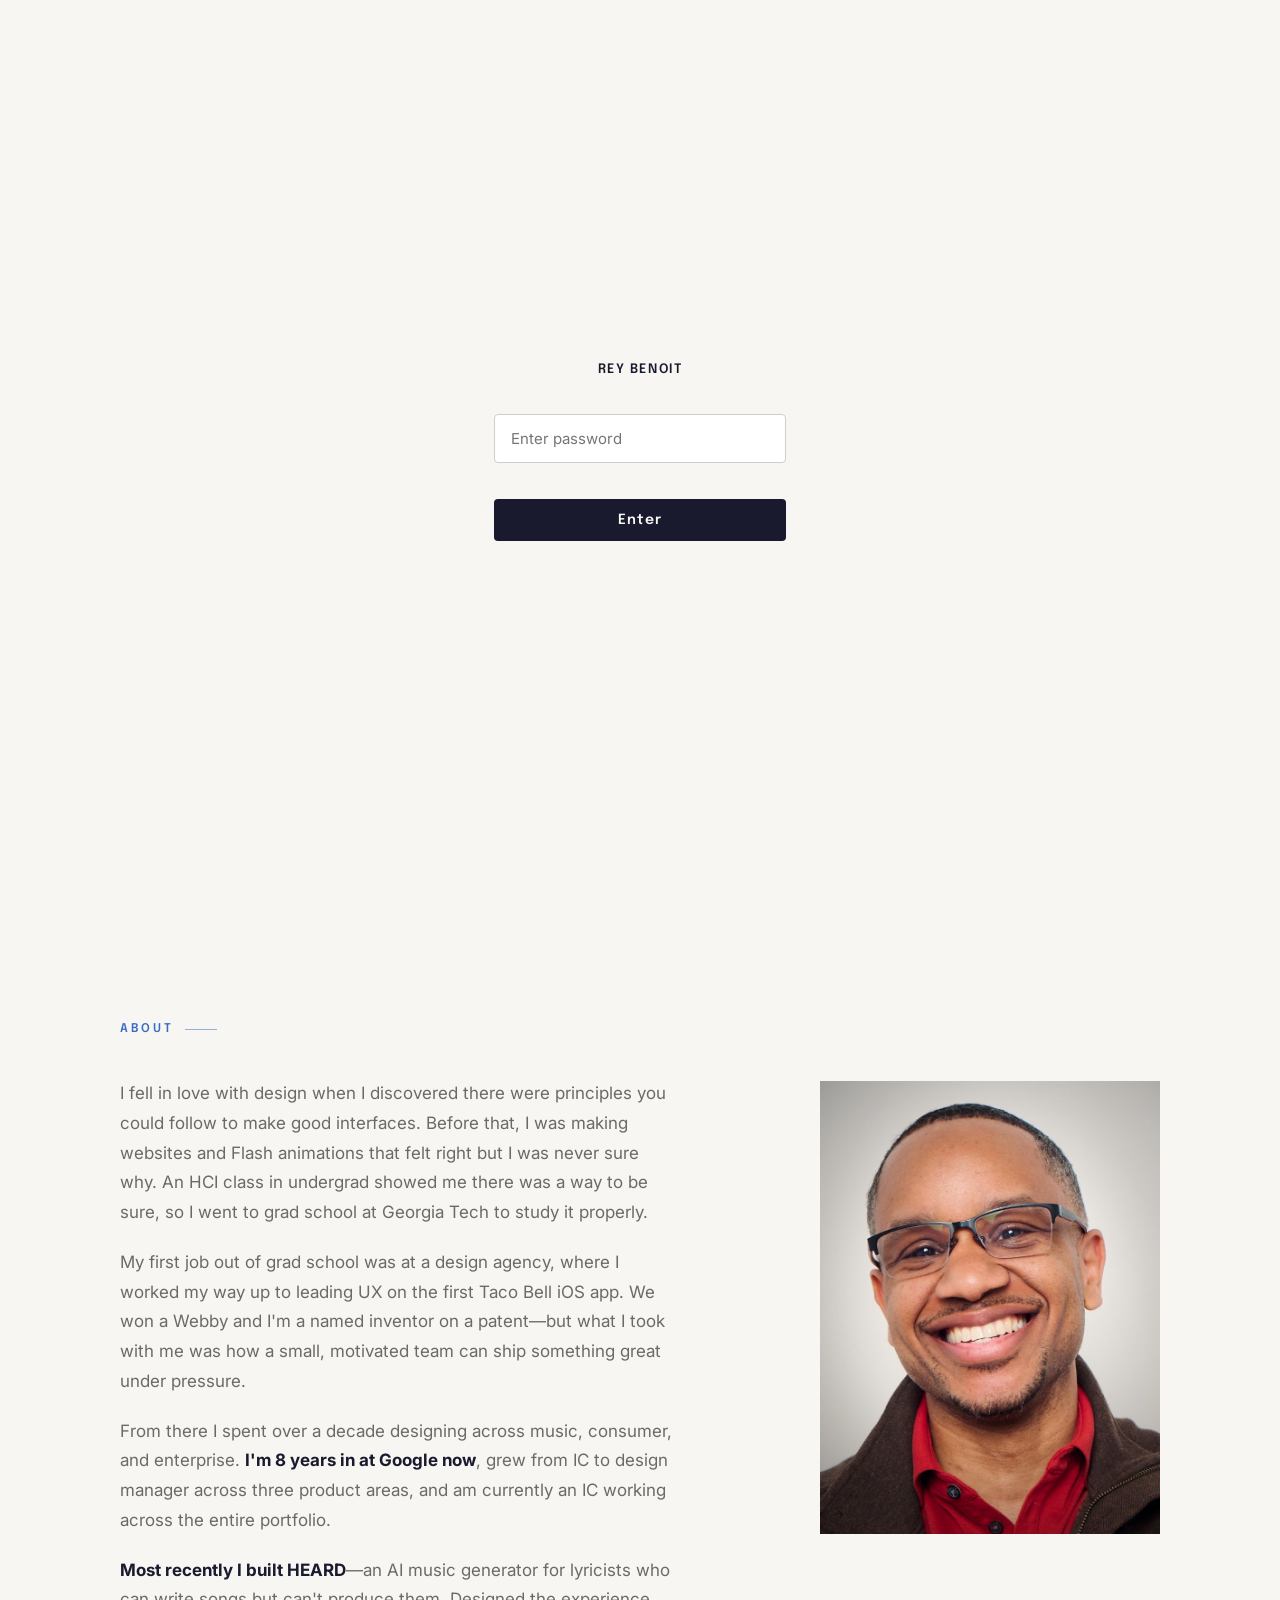
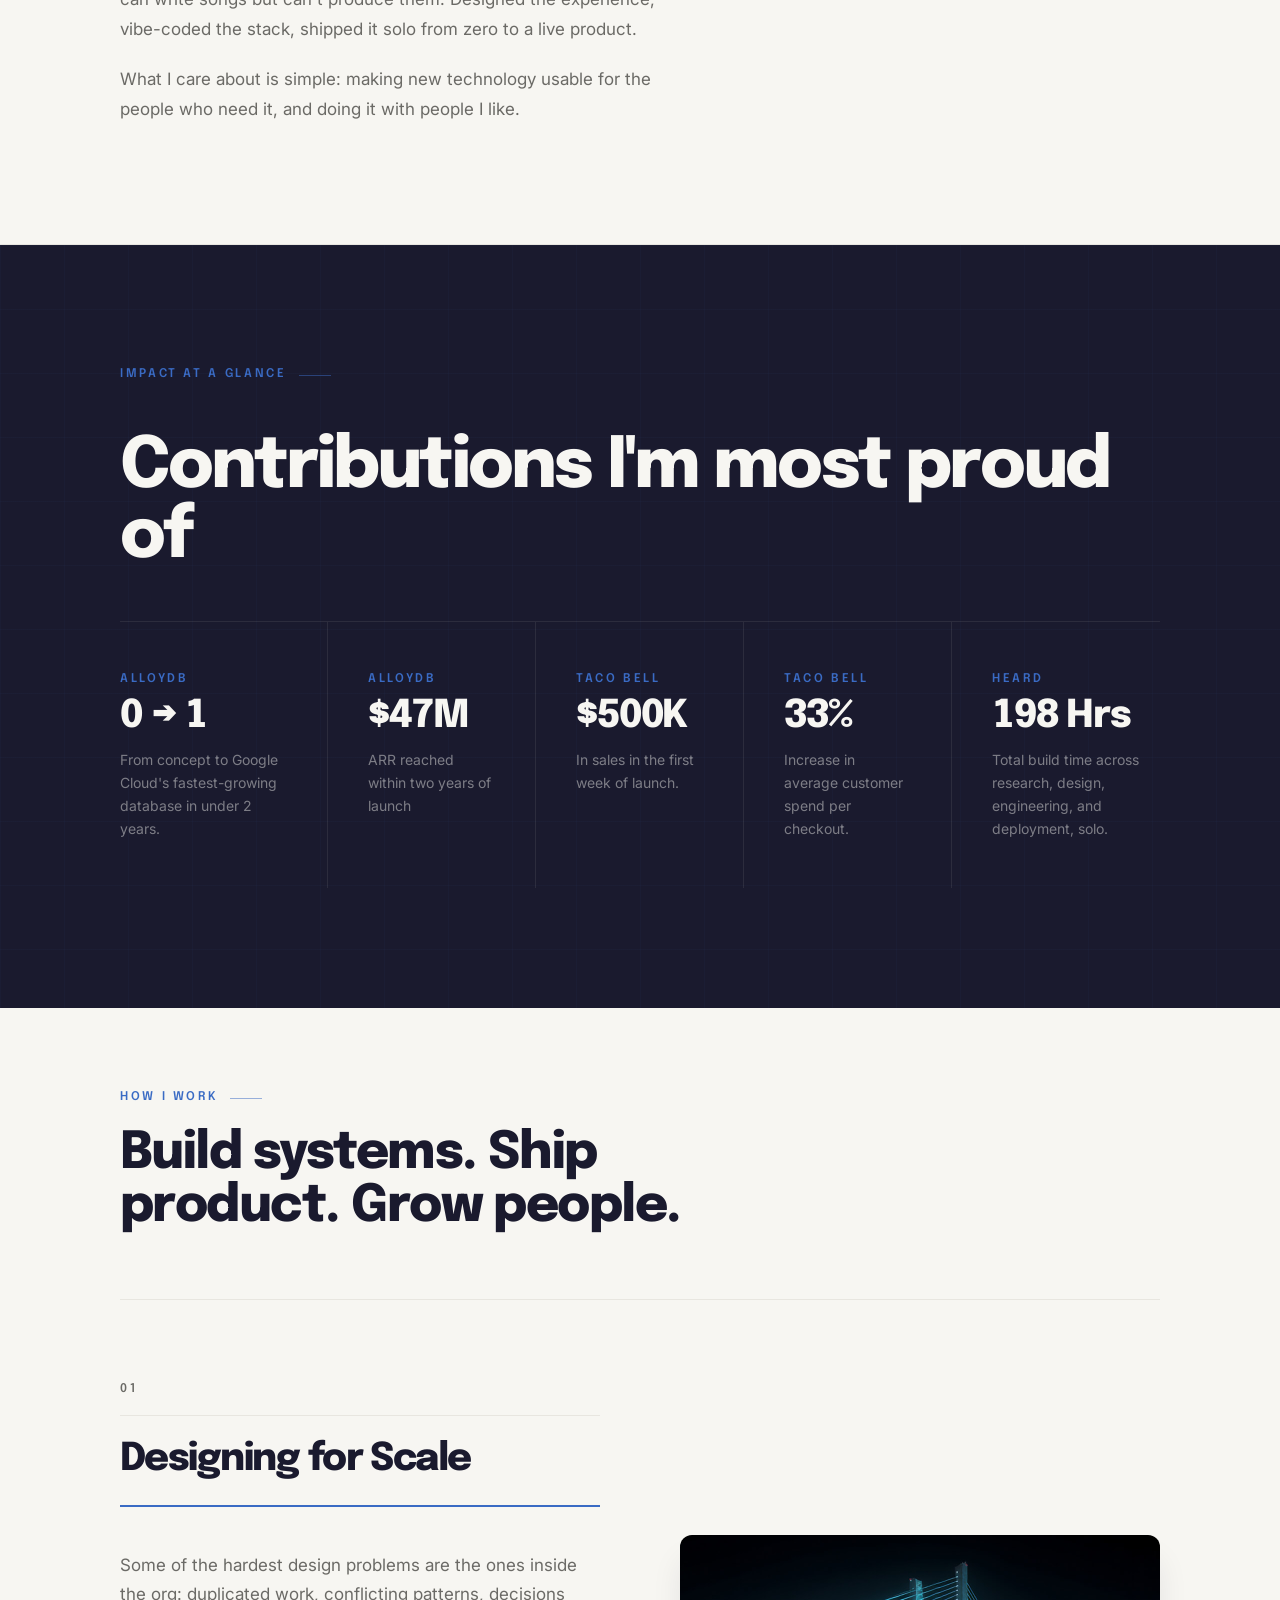
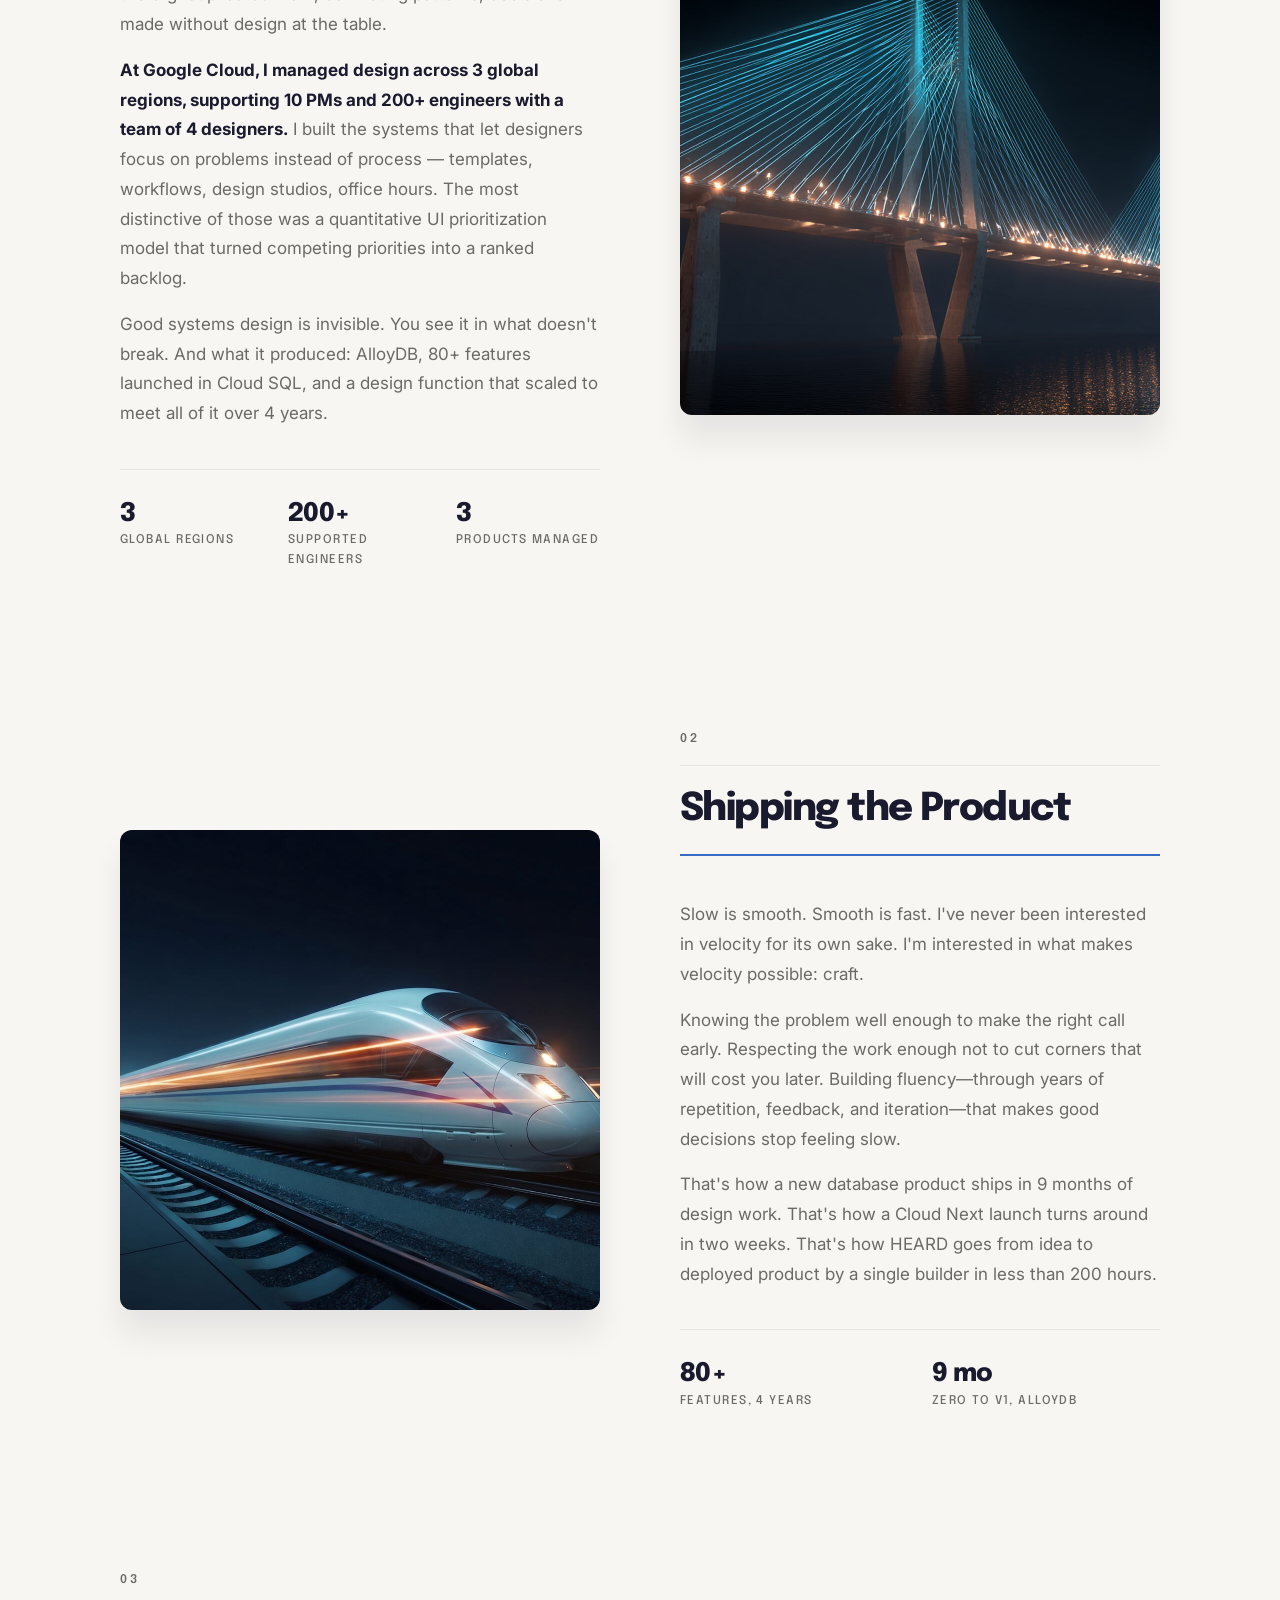
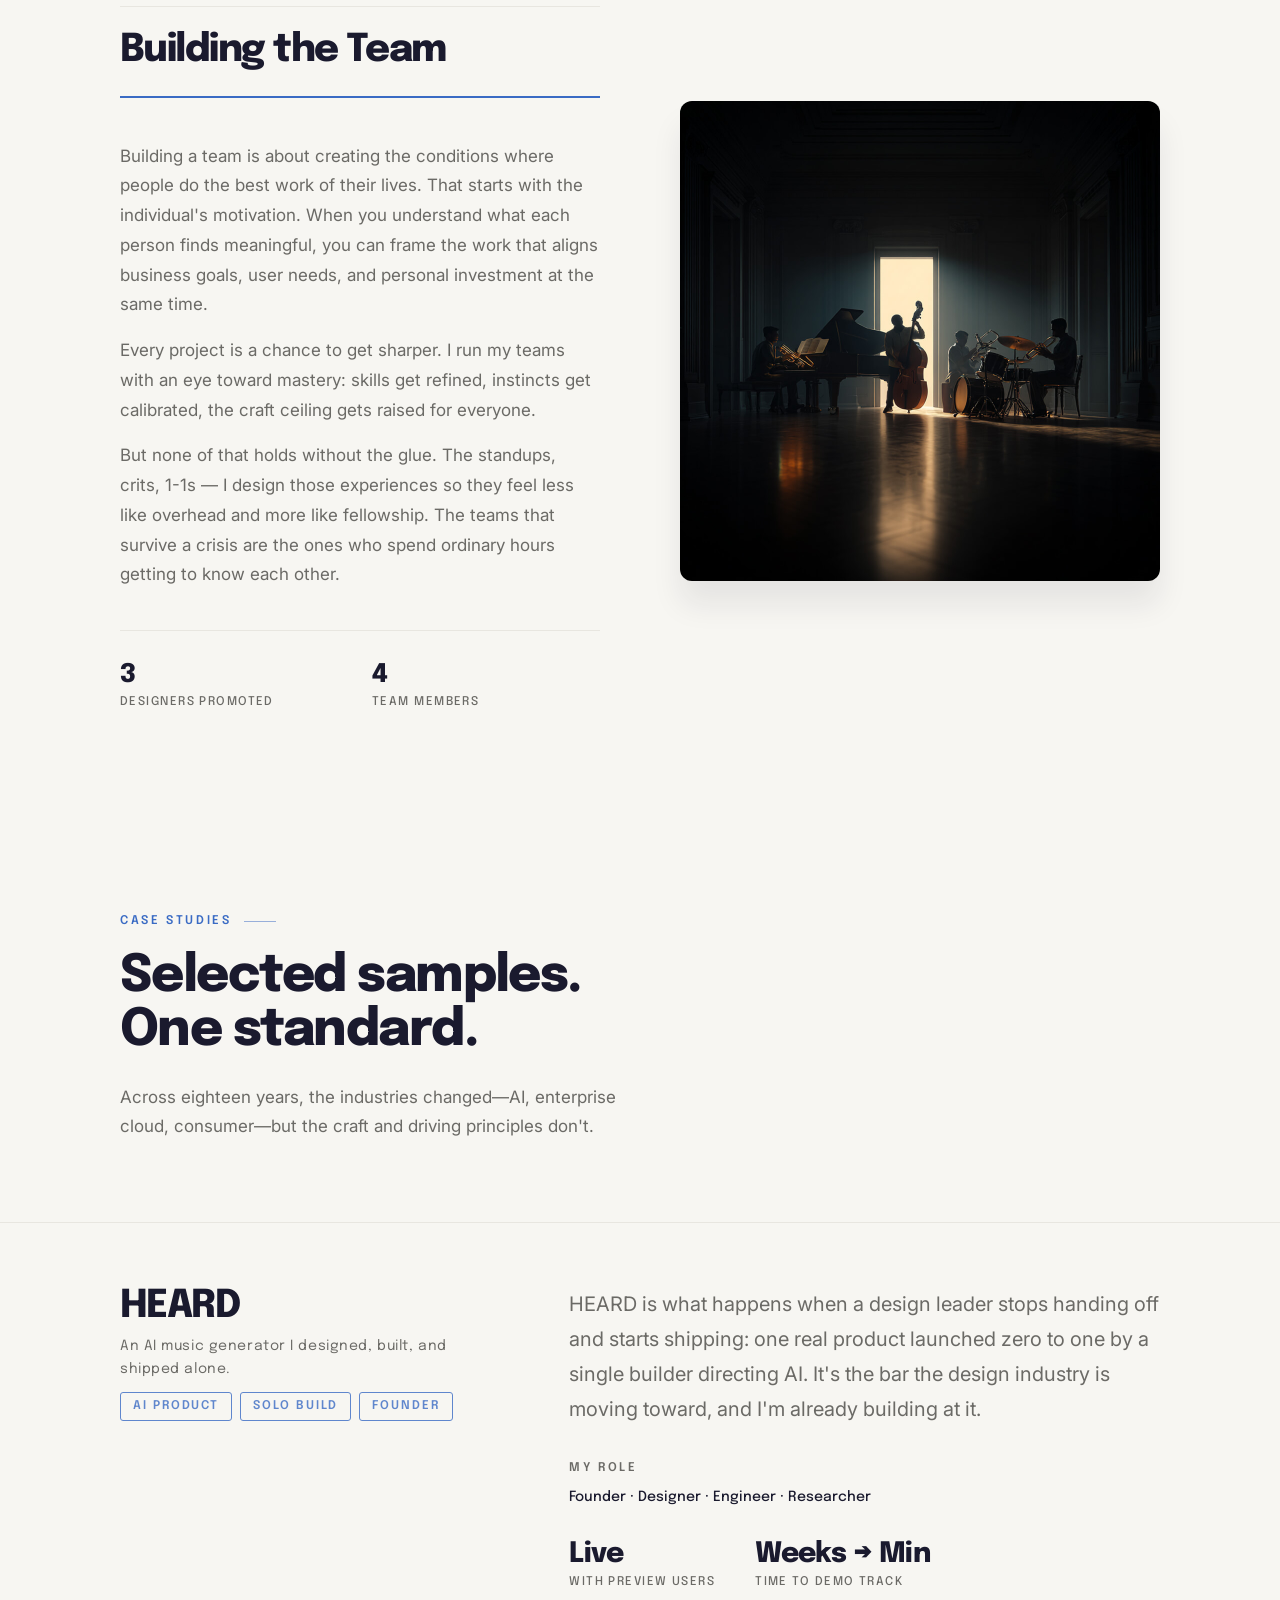
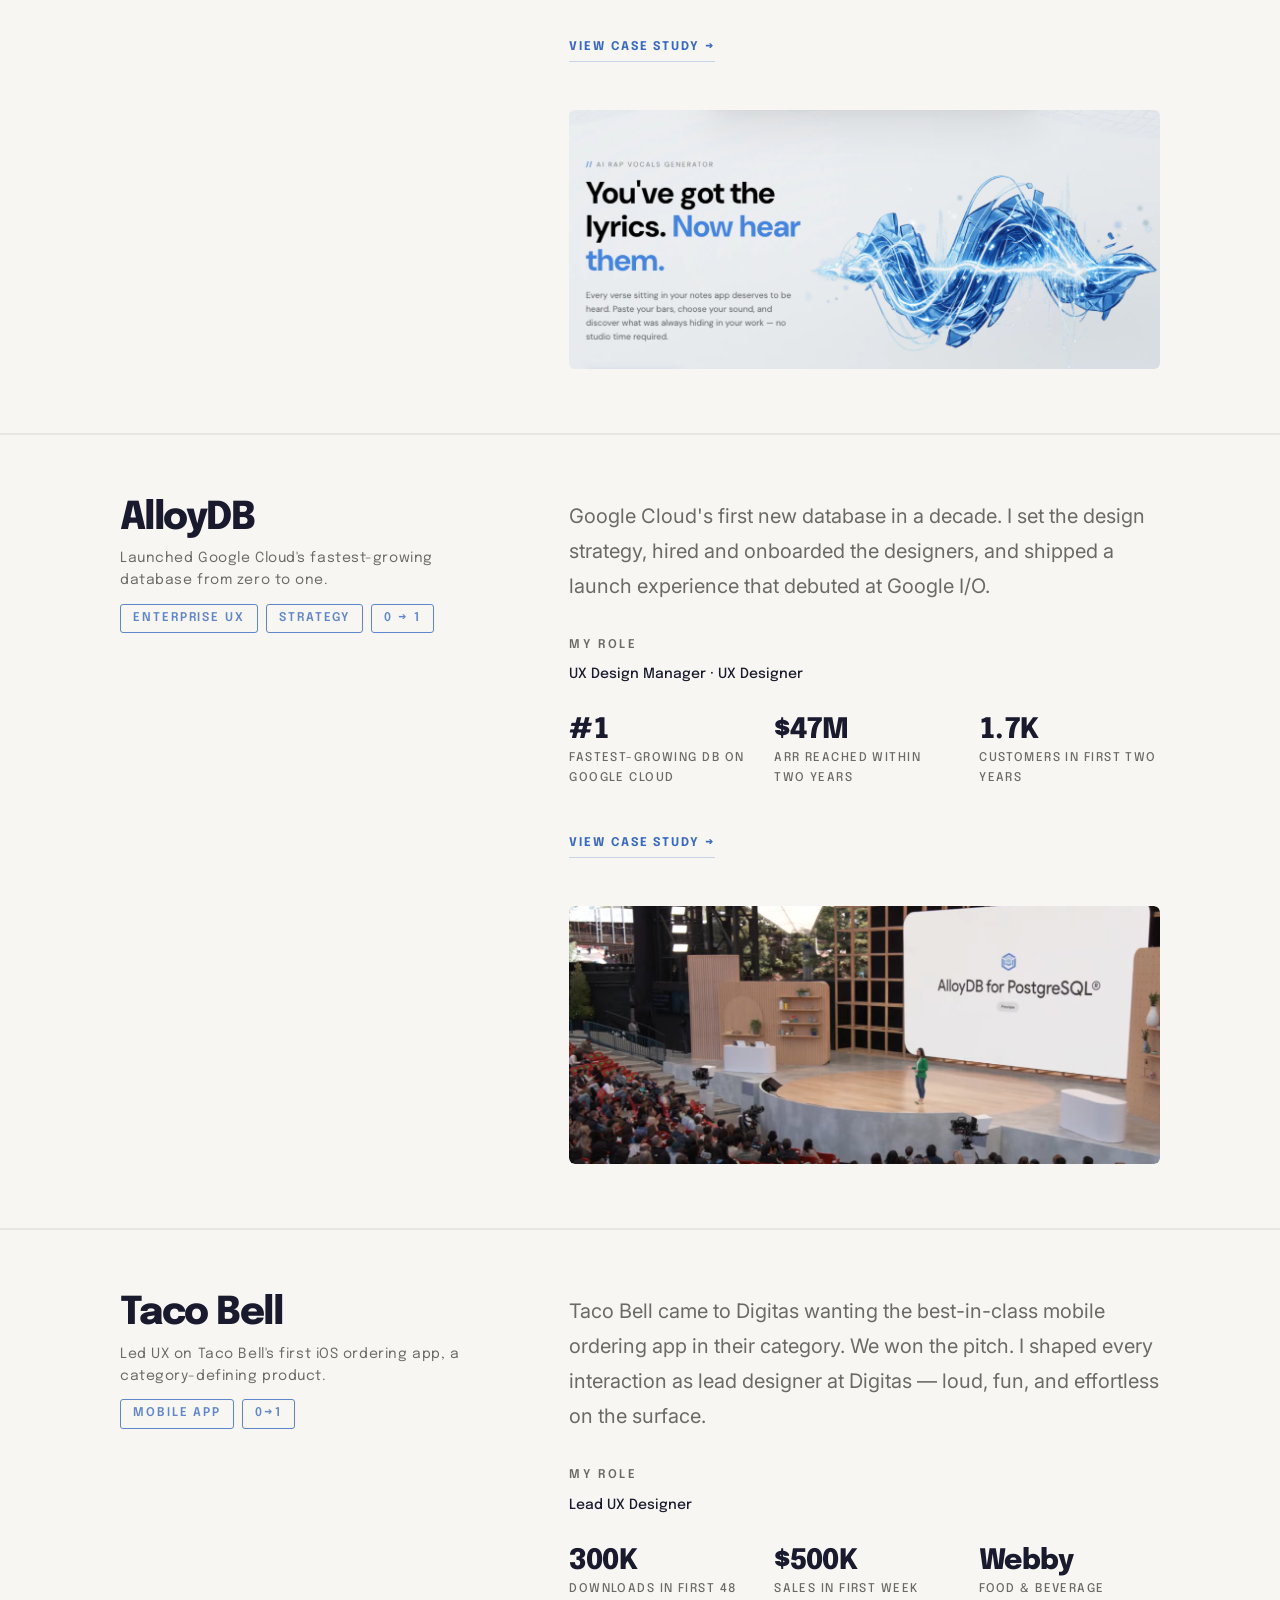
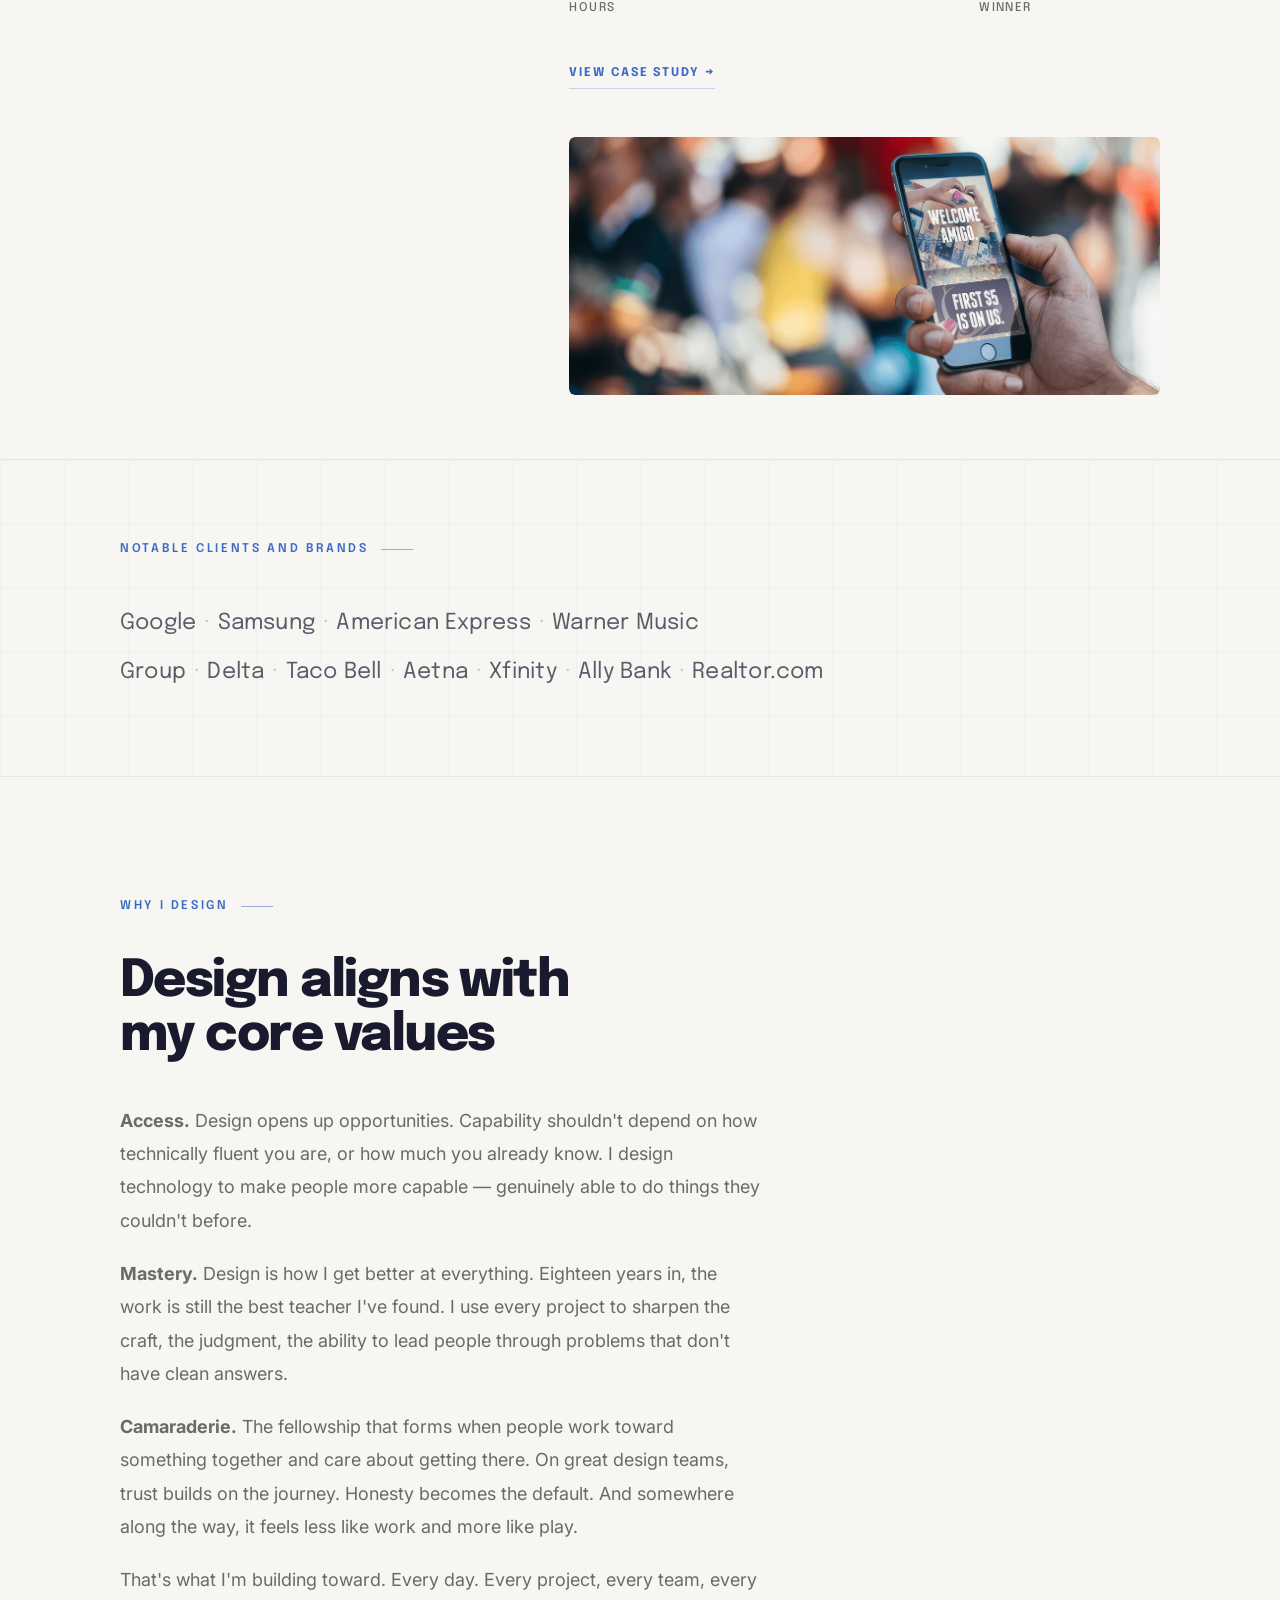
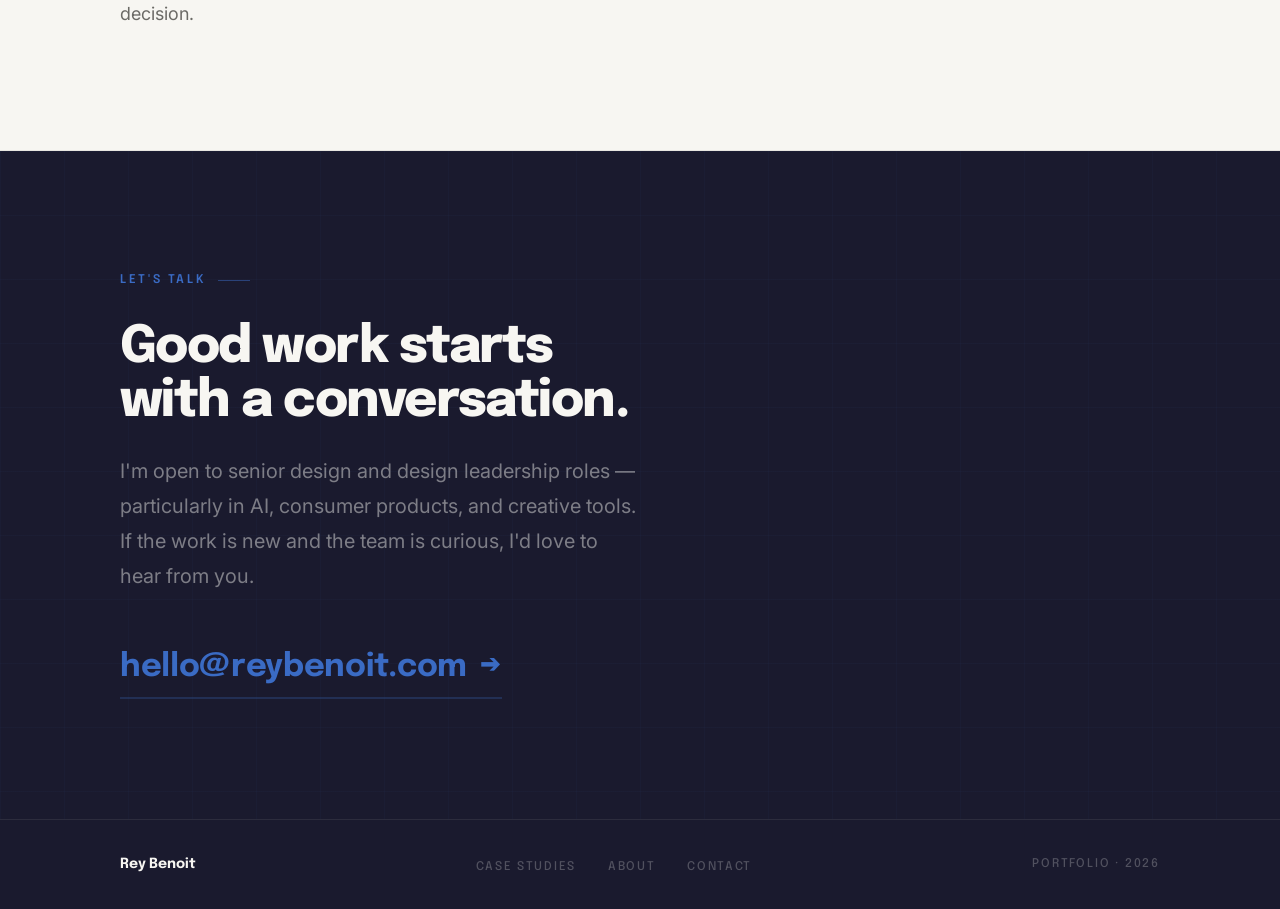
<file: index.html>
<!DOCTYPE html>
<html lang="en">
<head>
<meta charset="UTF-8">
<meta name="viewport" content="width=device-width, initial-scale=1.0">
<title>Rey Benoit — Designer. Strategist. Builder.</title>
<meta name="description" content="Rey Benoit is a designer, strategist, and builder with 17 years across music, enterprise software, and AI — most recently at Google Cloud and as founder of HEARD.">
<meta property="og:title" content="Rey Benoit — Designer. Strategist. Builder.">
<meta property="og:description" content="17 years of design across music, enterprise, and AI. Google Cloud, Warner Music, HEARD.">
<meta property="og:type" content="website">
<link href="https://fonts.googleapis.com/css2?family=Epilogue:wght@300;400;500;600;700;800;900&family=Inter:wght@300;400;500&display=swap" rel="stylesheet">
<script src="https://mcp.figma.com/mcp/html-to-design/capture.js" async></script>
<link rel="stylesheet" href="typography.css">
<style>

/* ── Reset & Root ── */
*, *::before, *::after { margin: 0; padding: 0; box-sizing: border-box; }

/* ── Accessibility ── */
.skip-link {
  position: absolute;
  top: -100%;
  left: 16px;
  z-index: 999;
  background: var(--accent);
  color: #fff;
  padding: var(--space-2) var(--space-4);
  font-family: var(--font-d);
  font-size: 13px;
  font-weight: 600;
  text-decoration: none;
  border-radius: 0 0 4px 4px;
  transition: top 0.2s;
}
.skip-link:focus { top: 0; }

:focus-visible {
  outline: 2px solid var(--accent);
  outline-offset: 3px;
  border-radius: 2px;
}

:root {
  --bg:        #F7F6F2;
  --bg-dark:   #1A1A2E;
  --text:      #1A1A2E;
  --text-light:#F7F6F2;
  --accent:    #3A6BC4;
  --mid:       #E8E6E0;
  --mid-text:  #6B6A66;
  --font-d:    'Epilogue', sans-serif;
  --font-b:    'Inter', sans-serif;
  --max:       1200px;
  --pad:       80px;
}

html { scroll-behavior: smooth; }

body {
  background: var(--bg);
  color: var(--text);
  font-family: var(--font-b);
  font-size: 16px;
  line-height: 1.6;
  -webkit-font-smoothing: antialiased;
}

/* ── Utility ── */
.container {
  max-width: var(--max);
  margin: 0 auto;
  padding: 0 var(--pad);
}

.label {
  font-family: var(--font-d);
  font-size: var(--text-eyebrow-size);
  font-weight: var(--text-eyebrow-weight);
  letter-spacing: var(--text-eyebrow-tracking);
  text-transform: var(--text-eyebrow-transform);
  color: var(--accent);
  display: flex;
  align-items: center;
  gap: var(--space-3);
}

.label::after {
  content: '';
  display: block;
  width: 32px;
  height: 1px;
  background: var(--accent);
  opacity: 0.5;
}

/* ── Animations ── */
@keyframes fadeUp {
  from { opacity: 0; transform: translateY(28px); }
  to   { opacity: 1; transform: translateY(0); }
}

@keyframes fadeRight {
  from { opacity: 0; transform: translateX(24px); }
  to   { opacity: 1; transform: translateX(0); }
}

.fade-up {
  opacity: 0;
  animation: fadeUp 0.9s cubic-bezier(0.16, 1, 0.3, 1) forwards;
}

.fade-up:nth-child(1) { animation-delay: 0.1s; }
.fade-up:nth-child(2) { animation-delay: 0.22s; }
.fade-up:nth-child(3) { animation-delay: 0.36s; }
.fade-up:nth-child(4) { animation-delay: 0.5s; }
.fade-up:nth-child(5) { animation-delay: 0.64s; }

/* ── NAV ── */
nav {
  position: fixed;
  top: 0; left: 0; right: 0;
  z-index: 100;
  background: transparent;
  backdrop-filter: none;
  -webkit-backdrop-filter: none;
  border-bottom: 1px solid transparent;
  transition: background 0.4s cubic-bezier(0.16, 1, 0.3, 1),
              border-color 0.4s cubic-bezier(0.16, 1, 0.3, 1),
              backdrop-filter 0.4s cubic-bezier(0.16, 1, 0.3, 1);
}

.nav-inner {
  max-width: var(--max);
  margin: 0 auto;
  padding: 0 var(--pad);
  height: 60px;
  display: flex;
  align-items: center;
  justify-content: space-between;
}

.nav-logo {
  font-family: var(--font-d);
  font-size: 15px;
  font-weight: 700;
  letter-spacing: -0.02em;
  color: var(--text-light);
  text-decoration: none;
}

.nav-links {
  display: flex;
  gap: var(--space-8);
  list-style: none;
}

.nav-links a {
  font-family: var(--font-d);
  font-size: 12px;
  font-weight: 500;
  letter-spacing: 0.08em;
  text-transform: uppercase;
  color: rgb(var(--text-light-rgb) / var(--alpha-muted));
  text-decoration: none;
  position: relative;
  transition: color 0.25s cubic-bezier(0.16, 1, 0.3, 1);
}

.nav-links a::after {
  content: '';
  position: absolute;
  bottom: -4px;
  left: 0;
  width: 0;
  height: 1px;
  background: var(--accent);
  transition: width 0.3s cubic-bezier(0.16, 1, 0.3, 1);
}

.nav-links a:hover { color: var(--accent); }
.nav-links a:hover::after { width: 100%; }

/* ── HERO ── */
.hero {
  min-height: 100dvh;
  position: relative;
  overflow: hidden;
  background:
    linear-gradient(to right, rgb(var(--text-rgb) / min(1, calc(var(--alpha-overlay) * 1.25))) 0%, rgb(var(--text-rgb) / calc(var(--alpha-muted) * 1.25)) 55%, rgb(var(--text-rgb) / calc(var(--alpha-muted) * 1.25)) 100%),
    url('assets/notebook-bg2.jpg') center / cover no-repeat,
    var(--bg-dark);
}

/* Grid texture */
.hero::before {
  content: '';
  position: absolute;
  inset: 0;
  background-image:
    linear-gradient(rgb(var(--accent-rgb) / var(--alpha-texture)) 1px, transparent 1px),
    linear-gradient(90deg, rgb(var(--accent-rgb) / var(--alpha-texture)) 1px, transparent 1px);
  background-size: 64px 64px;
  pointer-events: none;
  z-index: 1;
}

/* Ambient blue glow */
.hero::after {
  content: '';
  position: absolute;
  bottom: 0;
  left: 0;
  width: 60%;
  height: 60%;
  background: radial-gradient(ellipse at bottom left, rgb(var(--accent-rgb) / var(--alpha-soft)) 0%, transparent 70%);
  pointer-events: none;
  z-index: 1;
}

.hero-ghost {
  position: absolute;
  bottom: -80px;
  right: -16px;
  z-index: 2;
  font-family: var(--font-d);
  font-size: clamp(200px, 26vw, 380px);
  font-weight: 900;
  letter-spacing: -0.04em;
  color: rgb(var(--accent-rgb) / var(--alpha-texture));
  line-height: 1;
  pointer-events: none;
  user-select: none;
}

.hero-grid {
  display: grid;
  grid-template-columns: 1fr 300px;
  min-height: 100dvh;
  max-width: var(--max);
  margin: 0 auto;
  width: 100%;
  position: relative;
  z-index: 2;
  padding-top: var(--space-10);
}

.hero-left {
  display: flex;
  flex-direction: column;
  justify-content: center;
  padding: var(--space-10) var(--pad) var(--space-11);
}

.hero-right {
  display: flex;
  flex-direction: column;
  justify-content: center;
  padding: var(--space-10) var(--space-8) var(--space-11);
  opacity: 0;
  animation: fadeRight 1.1s cubic-bezier(0.16, 1, 0.3, 1) 0.45s forwards;
}

.hero-right-inner {
  padding-left: var(--space-6);
  border-left: 1px solid rgb(var(--text-light-rgb) / var(--alpha-soft));  
}

.hero-label {
  font-family: var(--font-d);
  font-size: var(--text-eyebrow-size);
  font-weight: var(--text-eyebrow-weight);
  letter-spacing: var(--text-eyebrow-tracking);
  text-transform: var(--text-eyebrow-transform);
  color: var(--accent);
  margin-bottom: var(--space-8);
}

.hero-name {
  font-family: var(--font-d);
  font-size: var(--text-display-size);
  font-weight: var(--text-display-weight);
  letter-spacing: var(--text-display-tracking);
  line-height: var(--text-display-leading);
  color: var(--text-light);
  text-wrap: balance;
}

.hero-dot {
  display: inline-block;
  width: 0.18em;
  height: 0.18em;
  margin-left: 0.08em;
  border-radius: 50%;
  background: var(--accent);
  vertical-align: baseline;
}

/* ── Right panel: disciplines ── */
.hero-disciplines {
  margin-bottom: var(--space-8);
}

.hero-discipline-word {
  font-family: var(--font-d);
  font-size: clamp(17px, 1.6vw, 22px);
  font-weight: 700;
  letter-spacing: -0.01em;
  line-height: 1.45;
  white-space: nowrap;
}

.hero-discipline-1 { color: var(--text-light); }
.hero-discipline-2 { color: var(--text-light); }
.hero-discipline-3 { color: var(--text-light); }

/* ── Availability ── */
.hero-avail-text {
  font-family: var(--font-b);
  font-size: clamp(13px, 1.1vw, 15px);
  font-weight: 400;
  line-height: 1.6;
  max-width: 30ch;
  color: var(--mid);
}

/* ── WHO I AM ── */
.who {
  padding: var(--space-12) 0;
  border-bottom: 1px solid var(--mid);
  scroll-margin-top: var(--space-10);
}

.who-grid {
  display: grid;
  grid-template-columns: 1fr 340px;
  gap: var(--space-11);
  align-items: start;
}

.who-body .label {
  margin-bottom: var(--space-8);
}

.who-lede {
  font-family: var(--font-b);
  font-size: var(--text-lead-size);
  font-weight: 400;
  color: var(--text);
  line-height: var(--text-lead-leading);
  margin-bottom: var(--space-6);
  max-width: 560px;
}

.who-body p {
  font-size: var(--text-body-size);
  font-weight: 400;
  color: var(--mid-text);
  line-height: var(--text-body-leading);
  margin-bottom: var(--space-5);
  max-width: 560px;
}

.who-body p:last-child { margin-bottom: 0; }

.who-portrait {
  aspect-ratio: 3 / 4;
  background: var(--mid);
  position: relative;
  overflow: hidden;
  /* align top with the lede paragraph (skip the "About" label + its margin) */
  margin-top: calc(var(--text-eyebrow-size) * var(--text-body-leading) + var(--space-8));
}

.who-portrait img {
  width: 100%;
  height: 100%;
  object-fit: cover;
  display: block;
}

/* ── IMPACT ── */
.impact {
  background: var(--bg-dark);
  padding: var(--space-12) 0;
  position: relative;
  overflow: hidden;
}

.impact::before {
  content: '';
  position: absolute;
  inset: 0;
  background-image:
    linear-gradient(rgb(var(--accent-rgb) / var(--alpha-texture)) 1px, transparent 1px),
    linear-gradient(90deg, rgb(var(--accent-rgb) / var(--alpha-texture)) 1px, transparent 1px);
  background-size: 64px 64px;
  pointer-events: none;
}

.impact-inner { position: relative; z-index: 1; }

.impact .label { margin-bottom: var(--space-9); color: var(--accent); }
.impact .label::after { background: var(--accent); }

.impact-headline {
  font-family: var(--font-d);
  font-size: clamp(36px, 5.5vw, 80px);
  font-weight: 800;
  letter-spacing: -0.04em;
  line-height: 1;
  color: var(--text-light);
  margin-bottom: var(--space-9);
}

.outcome-grid {
  display: grid;
  grid-template-columns: repeat(5, 1fr);
  border-top: 1px solid rgb(var(--text-light-rgb) / var(--alpha-faint));
}

.outcome-item {
  padding: var(--space-9) var(--space-8) var(--space-9) 0;
  border-right: 1px solid rgb(var(--text-light-rgb) / var(--alpha-faint));
}
.outcome-item:first-child { padding-left: 0; }
.outcome-item + .outcome-item { padding-left: var(--space-8); }
.outcome-item:last-child { border-right: none; padding-right: 0; }

.outcome-eyebrow {
  display: block;
  font-family: var(--font-d);
  font-size: var(--text-eyebrow-size);
  font-weight: var(--text-eyebrow-weight);
  letter-spacing: var(--text-eyebrow-tracking);
  text-transform: var(--text-eyebrow-transform);
  color: var(--accent);
  margin-bottom: var(--space-2);
}

.outcome-value {
  font-family: var(--font-d);
  font-size: clamp(24px, 3vw, 44px);
  font-weight: 800;
  letter-spacing: -0.03em;
  line-height: 1;
  color: var(--text-light);
  margin-bottom: var(--space-3);
  font-variant-numeric: tabular-nums;
}

.outcome-value em {
  color: var(--text-light);
  font-style: normal;
}

.outcome-desc {
  font-family: var(--font-b);
  font-size: 14px;
  line-height: 1.65;
  color: rgb(var(--text-light-rgb) / var(--alpha-muted));
  max-width: 240px;
}

/* ── HOW I WORK (CAPABILITY PANELS) ── */
.cap-header {
  padding: var(--space-11) 0 var(--space-10);
  border-bottom: 1px solid var(--mid);
}

.cap-header .label { margin-bottom: var(--space-5); }

.cap-header h2 {
  font-family: var(--font-d);
  font-size: var(--text-h2-large-size);
  font-weight: var(--text-h2-large-weight);
  letter-spacing: var(--text-h2-large-tracking);
  line-height: var(--text-h2-large-leading);
  text-wrap: balance;
}

.cap-panel {
  padding: var(--space-11) 0;
}

.cap-panel-grid {
  display: grid;
  grid-template-columns: 1fr 1fr;
  gap: var(--space-11);
  align-items: center;
}

/* Even panels: image moves to right */
.cap-panel:nth-child(even) .cap-image { order: 2; }
.cap-panel:nth-child(even) .cap-content { order: 1; }

.cap-image {
  position: relative;
  overflow: hidden;
  background: var(--mid);
  aspect-ratio: 1 / 1;
  border-radius: var(--radius-md);
  box-shadow: 0 24px 30px rgb(var(--text-rgb) / var(--alpha-faint));
}

.cap-image img {
  width: 100%;
  height: 100%;
  object-fit: cover;
  display: block;
}


.cap-content {
  display: flex;
  flex-direction: column;
  justify-content: flex-start;
}

.cap-num {
  font-family: var(--font-d);
  font-size: var(--text-eyebrow-size);
  font-weight: var(--text-eyebrow-weight);
  letter-spacing: var(--text-eyebrow-tracking);
  text-transform: var(--text-eyebrow-transform);
  color: var(--mid-text);
  padding-bottom: var(--space-4);
  margin-bottom: var(--space-6);
  border-bottom: 1px solid var(--mid);
  width: 100%;
}

.cap-title {
  font-family: var(--font-d);
  font-size: var(--text-h2-card-size);
  font-weight: var(--text-h2-card-weight);
  letter-spacing: var(--text-h2-card-tracking);
  line-height: var(--text-h2-card-leading);
  color: var(--text);
  margin-bottom: var(--space-3);
  padding-bottom: var(--space-6);
  border-bottom: 2px solid var(--accent);
  display: inline-block;
  text-wrap: balance;
}

.cap-body {
  margin-top: var(--space-7);
}

.cap-body p {
  font-size: var(--text-body-size);
  font-weight: 400;
  color: var(--mid-text);
  line-height: var(--text-body-leading);
  margin-bottom: var(--space-4);
  max-width: 480px;
}

.cap-body p:last-child { margin-bottom: 0; }

.cap-metric {
  margin-top: var(--space-8);
  padding-top: var(--space-7);
  border-top: 1px solid var(--mid);
  display: grid;
  grid-template-columns: repeat(auto-fit, minmax(80px, 1fr));
  gap: var(--space-6);
}

.cap-metric-value {
  font-family: var(--font-d);
  font-size: clamp(20px, 2vw, 28px);
  font-weight: 800;
  letter-spacing: -0.02em;
  color: var(--text);
  line-height: 1;
  margin-bottom: var(--space-1);
  font-variant-numeric: tabular-nums;
}

.cap-metric-value em {
  color: var(--accent);
  font-style: normal;
}

.cap-metric-label {
  font-family: var(--font-d);
  font-size: 12px;
  font-weight: 500;
  letter-spacing: 0.12em;
  text-transform: uppercase;
  color: var(--mid-text);
}

/* ── WORK (CASE STUDIES) ── */
.work {
  padding: var(--space-12) 0 0;
  scroll-margin-top: var(--space-10);
}

.work-header {
  margin-bottom: var(--space-11);
}

.work-header .label { margin-bottom: var(--space-5); }

.work-header h2 {
  font-family: var(--font-d);
  font-size: var(--text-h2-large-size);
  font-weight: var(--text-h2-large-weight);
  letter-spacing: var(--text-h2-large-tracking);
  line-height: var(--text-h2-large-leading);
  text-wrap: balance;
}

.work-header-sub {
  margin-top: var(--space-6);
  font-family: var(--font-b);
  font-size: var(--text-body-size);
  font-weight: 400;
  color: var(--mid-text);
  line-height: var(--text-body-leading);
  max-width: 520px;
}

.cs {
  border-top: 1px solid var(--mid);
  padding: var(--space-10) 0;
  border-bottom: 1px solid var(--mid);
  transition: background 0.3s;
}

.cs:hover { background: rgb(var(--accent-rgb) / var(--alpha-texture)); }

.cs-inner {
  display: grid;
  grid-template-columns: 1fr 1.6fr;
  gap: var(--space-11);
  align-items: start;
}

.cs-meta {
  display: flex;
  flex-direction: column;
  gap: var(--space-3);
  margin-bottom: var(--space-6);
  margin-top: var(--space-3);
}

.cs-number {
  font-family: var(--font-d);
  font-size: var(--text-eyebrow-size);
  font-weight: var(--text-eyebrow-weight);
  letter-spacing: var(--text-eyebrow-tracking);
  text-transform: var(--text-eyebrow-transform);
  color: var(--mid-text);
}

.cs-tags {
  display: flex;
  flex-wrap: wrap;
  gap: var(--space-2);
}

.cs-tag {
  font-family: var(--font-d);
  font-size: var(--text-tag-size);
  font-weight: var(--text-tag-weight);
  letter-spacing: var(--text-tag-tracking);
  text-transform: var(--text-tag-transform);
  color: var(--accent);
  border: 1px solid var(--accent);
  padding: var(--space-1) var(--space-3);
  border-radius: 3px;
  opacity: 0.8;
}

.cs-title {
  font-family: var(--font-d);
  font-size: var(--text-h2-card-size);
  font-weight: var(--text-h2-card-weight);
  letter-spacing: var(--text-h2-card-tracking);
  line-height: var(--text-h2-card-leading);
  color: var(--text);
  margin-bottom: var(--space-2);
  text-wrap: balance;
}

.cs-company {
  font-family: var(--font-d);
  font-size: 14px;
  font-weight: 400;
  color: var(--mid-text);
  letter-spacing: 0.04em;
}

.cs-hook {
  font-size: var(--text-lead-size);
  font-weight: 400;
  color: var(--mid-text);
  line-height: var(--text-lead-leading);
  margin-bottom: var(--space-7);
}

.cs-role-label {
  font-family: var(--font-d);
  font-size: var(--text-eyebrow-size);
  font-weight: var(--text-eyebrow-weight);
  letter-spacing: var(--text-eyebrow-tracking);
  text-transform: var(--text-eyebrow-transform);
  color: var(--mid-text);
  margin-bottom: var(--space-2);
}

.cs-role-value {
  font-family: var(--font-d);
  font-size: 14px;
  font-weight: 500;
  color: var(--text);
  margin-bottom: var(--space-7);
}

.cs-metrics {
  display: flex;
  gap: var(--space-8);
  margin-bottom: var(--space-8);
  flex-wrap: wrap;
}

/* Three metrics kept on a single row (shrink to fit, labels wrap) */
.cs-metrics--3up { flex-wrap: nowrap; gap: var(--space-6); }
.cs-metrics--3up .cs-metric { flex: 1 1 0; min-width: 0; }

.cs-metric-value {
  font-family: var(--font-d);
  font-size: clamp(22px, 2.2vw, 32px);
  font-weight: 800;
  letter-spacing: -0.02em;
  color: var(--text);
  line-height: 1;
  margin-bottom: var(--space-1);
  font-variant-numeric: tabular-nums;
}

.cs-metric-label {
  font-family: var(--font-d);
  font-size: 12px;
  font-weight: 500;
  letter-spacing: 0.12em;
  text-transform: uppercase;
  color: var(--mid-text);
}

.cs-link {
  display: inline-flex;
  align-items: center;
  align-self: flex-start;
  gap: var(--space-2);
  font-family: var(--font-d);
  font-size: var(--text-tag-size);
  font-weight: 700;
  letter-spacing: var(--text-tag-tracking);
  text-transform: var(--text-tag-transform);
  color: var(--accent);
  text-decoration: none;
  border-bottom: 1px solid rgb(var(--accent-rgb) / var(--alpha-subtle));
  padding-bottom: var(--space-1);
  transition: border-color 0.25s cubic-bezier(0.16, 1, 0.3, 1), gap 0.25s cubic-bezier(0.16, 1, 0.3, 1);
}

.cs-link:hover {
  border-color: var(--accent);
  gap: var(--space-4);
}

.cs-link.coming-soon {
  color: var(--mid-text);
  border-color: transparent;
  cursor: default;
  pointer-events: none;
}

.cs-link--dark {
  color: rgb(var(--text-light-rgb) / var(--alpha-hover));
  border-bottom-color: rgb(var(--text-light-rgb) / var(--alpha-subtle));
}
.cs-link--dark:hover {
  border-bottom-color: rgb(var(--text-light-rgb) / var(--alpha-hover));
}

.cs-image {
  margin-top: var(--space-9);
  aspect-ratio: 16/7;
  background: var(--mid);
  border-radius: var(--radius-sm);
  overflow: hidden;
  position: relative;
}

.cs-image img {
  width: 100%;
  height: 100%;
  object-fit: cover;
  display: block;
  border-radius: var(--radius-sm);
}

/* ── NOTABLE CLIENTS ── */
.clients {
  padding: var(--space-11) 0;
  background: var(--bg);
  position: relative;
  overflow: hidden;
  border-bottom: 1px solid var(--mid);
}

.clients::before {
  content: '';
  position: absolute;
  inset: 0;
  background-image:
    linear-gradient(rgb(var(--accent-rgb) / var(--alpha-texture)) 1px, transparent 1px),
    linear-gradient(90deg, rgb(var(--accent-rgb) / var(--alpha-texture)) 1px, transparent 1px);
  background-size: 64px 64px;
  pointer-events: none;
}

.clients .container { position: relative; z-index: 1; }

.clients .label { margin-bottom: var(--space-8); color: var(--accent); }
.clients .label::after { background: var(--accent); }

.clients-names {
  font-family: var(--font-d);
  font-size: clamp(16px, 1.8vw, 22px);
  font-weight: 400;
  color: rgb(var(--text-rgb) / var(--alpha-hover));
  line-height: 2.2;
  letter-spacing: 0.01em;
  max-width: 800px;
}

.clients-names span {
  color: rgb(var(--text-rgb) / var(--alpha-subtle));
  margin: 0 var(--space-2);
  font-weight: 300;
}

/* ── WHY I DESIGN ── */
.why {
  padding: var(--space-12) 0;
  border-bottom: 1px solid var(--mid);
}

.why-inner {
  max-width: 720px;
}

.why .label { margin-bottom: var(--space-8); }

.why-q {
  font-family: var(--font-d);
  font-size: var(--text-h2-large-size);
  font-weight: var(--text-h2-large-weight);
  letter-spacing: var(--text-h2-large-tracking);
  line-height: var(--text-h2-large-leading);
  color: var(--text);
  margin-bottom: var(--space-8);
  text-wrap: balance;
}

.why-body p {
  font-size: clamp(16px, 1.5vw, 18px);
  font-weight: 400;
  color: var(--mid-text);
  line-height: 1.85;
  margin-bottom: var(--space-5);
  max-width: 640px;
}

.why-body p:last-child { margin-bottom: 0; }

/* ── CONTACT ── */
.contact {
  background: var(--bg-dark);
  padding: var(--space-12) 0;
  position: relative;
  overflow: hidden;
  scroll-margin-top: var(--space-10);
}

.contact::before {
  content: '';
  position: absolute;
  inset: 0;
  background-image:
    linear-gradient(rgb(var(--accent-rgb) / var(--alpha-texture)) 1px, transparent 1px),
    linear-gradient(90deg, rgb(var(--accent-rgb) / var(--alpha-texture)) 1px, transparent 1px);
  background-size: 64px 64px;
  pointer-events: none;
}

.contact::after {
  content: '';
  position: absolute;
  bottom: -80px;
  right: -20px;
  font-family: var(--font-d);
  font-size: clamp(220px, 30vw, 420px);
  font-weight: 900;
  color: rgb(var(--accent-rgb) / var(--alpha-texture));
  line-height: 1;
  pointer-events: none;
  user-select: none;
}

.contact-inner {
  position: relative;
  z-index: 1;
  max-width: 680px;
}

.contact .label { margin-bottom: var(--space-7); color: var(--accent); }
.contact .label::after { background: var(--accent); }

.contact h2 {
  font-family: var(--font-d);
  font-size: var(--text-h2-large-size);
  font-weight: var(--text-h2-large-weight);
  letter-spacing: var(--text-h2-large-tracking);
  line-height: var(--text-h2-large-leading);
  color: var(--text-light);
  margin-bottom: var(--space-6);
  text-wrap: balance;
}

.contact-sub {
  font-size: var(--text-lead-size);
  font-weight: 400;
  color: rgb(var(--text-light-rgb) / var(--alpha-muted));
  line-height: var(--text-lead-leading);
  margin-bottom: var(--space-9);
  max-width: 520px;
}

.contact-email {
  font-family: var(--font-d);
  font-size: clamp(20px, 2.5vw, 34px);
  font-weight: 700;
  letter-spacing: -0.01em;
  color: var(--accent);
  text-decoration: none;
  display: inline-flex;
  align-items: center;
  gap: var(--space-3);
  border-bottom: 2px solid rgb(var(--accent-rgb) / var(--alpha-subtle));
  padding-bottom: var(--space-1);
  transition: border-color 0.25s cubic-bezier(0.16, 1, 0.3, 1), gap 0.25s cubic-bezier(0.16, 1, 0.3, 1);
}

.contact-email:hover {
  border-color: var(--accent);
  gap: var(--space-6);
}

/* ── FOOTER ── */
footer {
  background: var(--bg-dark);
  border-top: 1px solid rgb(var(--text-light-rgb) / var(--alpha-faint));
  padding: var(--space-7) 0;
}

.footer-inner {
  display: flex;
  justify-content: space-between;
  align-items: center;
  gap: var(--space-6);
}

.footer-name {
  font-family: var(--font-d);
  font-size: 14px;
  font-weight: 700;
  color: var(--text-light);
  letter-spacing: -0.01em;
}

.footer-nav {
  display: flex;
  gap: var(--space-7);
  list-style: none;
}

.footer-nav a {
  font-family: var(--font-d);
  font-size: 12px;
  font-weight: 500;
  letter-spacing: 0.14em;
  text-transform: uppercase;
  color: rgb(var(--text-light-rgb) / var(--alpha-subtle));
  text-decoration: none;
  position: relative;
  transition: color 0.25s cubic-bezier(0.16, 1, 0.3, 1);
}

.footer-nav a::after {
  content: '';
  position: absolute;
  bottom: -4px;
  left: 0;
  width: 0;
  height: 1px;
  background: var(--accent);
  transition: width 0.3s cubic-bezier(0.16, 1, 0.3, 1);
}

.footer-nav a:hover { color: var(--accent); }
.footer-nav a:hover::after { width: 100%; }

.footer-right {
  font-family: var(--font-d);
  font-size: 12px;
  font-weight: 500;
  letter-spacing: 0.15em;
  text-transform: uppercase;
  color: rgb(var(--text-light-rgb) / var(--alpha-subtle));
}

/* ── Active / press states ── */
.contact-email:active { transform: scale(0.98); }
.cs-link:active       { transform: scale(0.97); }

/* ── Tabular figures ── */
.cap-metric-value,
.cs-metric-value { font-variant-numeric: tabular-nums; }

/* ── text-wrap balance ── */
.hero-name,
.cap-title,
.work-header h2,
.cs-title,
.contact h2 { text-wrap: balance; }

/* ── Responsive ── */
@media (max-width: 900px) {
  :root { --pad: 32px; }

  .who-grid { grid-template-columns: 1fr; gap: var(--space-9); }
  .who-portrait { aspect-ratio: 3 / 4; max-width: 340px; margin: 0 auto; }
  .who-portrait img { object-position: center; }

  .outcome-grid { grid-template-columns: repeat(2, 1fr); }
  .outcome-item { padding: var(--space-8) 0; border-right: none; border-top: 1px solid rgb(var(--text-light-rgb) / var(--alpha-faint)); }
  .outcome-item:nth-child(odd) { padding-left: 0; padding-right: var(--space-6); border-right: 1px solid rgb(var(--text-light-rgb) / var(--alpha-faint)); }
  .outcome-item:nth-child(even) { padding-left: var(--space-6); }
  .outcome-item:last-child { padding-right: 0; }

  .cap-panel { padding: var(--space-9) 0; }
  .cap-panel-grid { grid-template-columns: 1fr; gap: var(--space-8); }
  .cap-panel:nth-child(even) .cap-image { order: -1; }
  .cap-panel:nth-child(even) .cap-content { order: 2; }
  .cap-title { display: block; }

  .cs-inner { grid-template-columns: 1fr; gap: var(--space-7); }
  .nav-links { display: none; }
}

@media (max-width: 767.98px) {
  .hero-grid { grid-template-columns: 1fr; }
  .hero-left { padding: var(--space-12) var(--space-7) var(--space-8); justify-content: flex-end; }
  .hero-right { padding: 0 var(--space-7) var(--space-12); justify-content: flex-start; opacity: 1; animation: none; }
  .hero-right-inner { padding-left: 0; padding-top: 0; border-left: none; border-top: none; }
}

@media (max-width: 600px) {
  .outcome-grid { grid-template-columns: 1fr; }
  .outcome-item { padding: var(--space-8) 0; border-right: none; border-top: 1px solid rgb(var(--text-light-rgb) / var(--alpha-faint)); }
  .outcome-item:nth-child(odd) { padding-left: 0; padding-right: 0; }
  .outcome-item:nth-child(even) { padding-left: 0; }
  .cs-metrics { gap: var(--space-6); }
  .footer-nav { display: none; }
  .cap-metric { gap: var(--space-6); }
}

/* ── Nav scrolled state (within hero, after scroll starts) ── */
nav.nav--scrolled {
  background: rgb(var(--text-rgb) / var(--alpha-overlay));
  backdrop-filter: blur(12px);
  -webkit-backdrop-filter: blur(12px);
  border-bottom-color: rgb(var(--text-light-rgb) / var(--alpha-faint));
}

/* ── Nav light state (post-hero) ── */
nav.nav--light {
  background: rgb(var(--text-light-rgb) / var(--alpha-overlay));
  backdrop-filter: blur(12px);
  -webkit-backdrop-filter: blur(12px);
  border-bottom-color: var(--mid);
}

nav.nav--light .nav-logo { color: var(--text); }
nav.nav--light .nav-links a { color: var(--mid-text); }

</style>
<script src="https://mcp.figma.com/mcp/html-to-design/capture.js" async></script>
</head>
<body>

<a class="skip-link" href="#work">Skip to content</a>

<!-- ── NAV ── -->
<nav id="site-nav"></nav>

<!-- ── 1. HERO ── -->
<section class="hero" id="home">
  <div class="hero-ghost" aria-hidden="true">RB</div>

  <div class="hero-grid">

    <!-- Left: name -->
    <div class="hero-left">
      <div class="hero-label fade-up">Portfolio · 2026</div>
      <h1 class="hero-name fade-up">Rey<br>Benoit<span class="hero-dot"></span></h1>
    </div>

    <!-- Right: disciplines + availability -->
    <div class="hero-right">
      <div class="hero-right-inner">
        <div class="hero-disciplines">
          <div class="hero-discipline-word hero-discipline-1">UX Leader</div>
          <div class="hero-discipline-word hero-discipline-2">Principal Designer</div>
          <div class="hero-discipline-word hero-discipline-3">Builder</div>
        </div>
        <p class="hero-avail-text">I'm open to principal design and design leadership roles — particularly in AI, consumer products, and creative tools.</p>
      </div>
    </div>

  </div>
</section>

<!-- ── 2. WHO I AM ── -->
<section class="who" id="about">
  <div class="container">
    <div class="who-grid">

      <div class="who-body">
        <div class="label">About</div>
        <p class="who-lede">
          I fell in love with design when I discovered there were principles you could follow to make good interfaces. Before that, I was making websites and Flash animations that felt right but I was never sure why. An HCI class in undergrad showed me there was a way to be sure, so I went to grad school at Georgia Tech to study it properly.
        </p>
        <p>
          My first job out of grad school was at a design agency, where I worked my way up to leading UX on the first Taco Bell iOS app. We won a Webby and I'm a named inventor on a patent—but what I took with me was how a small, motivated team can ship something great under pressure.
        </p>
        <p>
          From there I spent over a decade designing across music, consumer, and enterprise. <strong style="color: var(--text)">I'm 8 years in at Google now</strong>, grew from IC to design manager across three product areas, and am currently an IC working across the entire portfolio.
        </p>
        <p>
          <strong style="color: var(--text)">Most recently I built HEARD</strong>—an AI music generator for lyricists who can write songs but can't produce them. Designed the experience, vibe-coded the stack, shipped it solo from zero to a live product.
        </p>
        <p>
          What I care about is simple: making new technology usable for the people who need it, and doing it with people I like.
        </p>
      </div>

      <div class="who-portrait">
        <img src="assets/rey-profile-3.jpg" alt="Rey Benoit" loading="lazy">
      </div>

    </div>
  </div>
</section>

<!-- ── 3. IMPACT AT A GLANCE ── -->
<section class="impact">
  <div class="container impact-inner">
    <div class="label">Impact at a glance</div>
    <h2 class="impact-headline">Contributions I'm most proud of</h2>
    <div class="outcome-grid">

      <div class="outcome-item">
        <span class="outcome-eyebrow">AlloyDB</span>
        <div class="outcome-value">0 → 1</div>
        <div class="outcome-desc">From concept to Google Cloud's fastest-growing database in under 2 years.</div>
      </div>
      
      <div class="outcome-item">
        <span class="outcome-eyebrow">AlloyDB</span>
        <div class="outcome-value">$47M</div>
        <div class="outcome-desc">ARR reached within two years of launch</div>
      </div>
      
      <div class="outcome-item">
        <span class="outcome-eyebrow">Taco Bell</span>
        <div class="outcome-value">$500<em>K</em></div>
        <div class="outcome-desc">In sales in the first week of launch.</div>
      </div>

      <div class="outcome-item">
        <span class="outcome-eyebrow">Taco Bell</span>
        <div class="outcome-value">33<em>%</em></div>
        <div class="outcome-desc">Increase in average customer spend per checkout.</div>
      </div>

      <div class="outcome-item">
        <span class="outcome-eyebrow">HEARD</span>
        <div class="outcome-value">198 Hrs</div>
        <div class="outcome-desc">Total build time across research, design, engineering, and deployment, solo.</div>
      </div>

    </div>
  </div>
</section>

<!-- ── 4. HOW I WORK ── -->
<section class="capability" id="how-i-work">
  <div class="container">
    <div class="cap-header">
      <div class="label">How I work</div>
      <h2>Build systems. Ship product. Grow people.</h2>
    </div>
  </div>

  <!-- Panel A: Designing for Scale -->
  <div class="cap-panel">
    <div class="container">
      <div class="cap-panel-grid">
        <div class="cap-image">
          <img src="assets/bridge.jpg" alt="Designing for scale — systems and process artifacts" loading="lazy">
        </div>
        <div class="cap-content">
          <div class="cap-num">01</div>
          <div class="cap-title">Designing for Scale</div>
          <div class="cap-body">
            <p>Some of the hardest design problems are the ones inside the org: duplicated work, conflicting patterns, decisions made without design at the table.</p>
            <p><strong style="color: var(--text)">At Google Cloud, I managed design across 3 global regions, supporting 10 PMs and 200+ engineers with a team of 4 designers.</strong> I built the systems that let designers focus on problems instead of process — templates, workflows, design studios, office hours. The most distinctive of those was a quantitative UI prioritization model that turned competing priorities into a ranked backlog.</p>
            <p>Good systems design is invisible. You see it in what doesn't break. And what it produced: AlloyDB, 80+ features launched in Cloud SQL, and a design function that scaled to meet all of it over 4 years.</p>
          </div>
          <div class="cap-metric">
            <div class="cap-metric-item">
              <div class="cap-metric-value">3</div>
              <div class="cap-metric-label">Global regions</div>
            </div>
            <div class="cap-metric-item">
              <div class="cap-metric-value">200<em style="color: var(--text)">+</em></div>
              <div class="cap-metric-label">Supported engineers</div>
            </div>
            <div class="cap-metric-item">
              <div class="cap-metric-value">3</div>
              <div class="cap-metric-label">Products managed</div>
            </div>
          </div>
        </div>
      </div>
    </div>
  </div>

  <!-- Panel B: Deliberate Motion -->
  <div class="cap-panel">
    <div class="container">
      <div class="cap-panel-grid">
        <div class="cap-image">
          <img src="assets/bullet-train.jpg" alt="Deliberate Motion — velocity through craft" loading="lazy">
        </div>
        <div class="cap-content">
          <div class="cap-num">02</div>
          <div class="cap-title">Shipping the Product</div>
          <div class="cap-body">
            <p>Slow is smooth. Smooth is fast. I've never been interested in velocity for its own sake. I'm interested in what makes velocity possible: craft.</p>
            <p>Knowing the problem well enough to make the right call early. Respecting the work enough not to cut corners that will cost you later. Building fluency—through years of repetition, feedback, and iteration—that makes good decisions stop feeling slow.</p>
            <p>That's how a new database product ships in 9 months of design work. That's how a Cloud Next launch turns around in two weeks. That's how HEARD goes from idea to deployed product by a single builder in less than 200 hours.</p>
          </div>
          <div class="cap-metric">
            <div class="cap-metric-item">
              <div class="cap-metric-value">80<em style="color: var(--text)">+</em></div>
              <div class="cap-metric-label">Features, 4 years</div>
            </div>
            <div class="cap-metric-item">
              <div class="cap-metric-value">9 <em style="color: var(--text)">mo</em></div>
              <div class="cap-metric-label">Zero to v1, AlloyDB</div>
            </div>
          </div>
        </div>
      </div>
    </div>
  </div>

  <!-- Panel C: Building the Team -->
  <div class="cap-panel">
    <div class="container">
      <div class="cap-panel-grid">
        <div class="cap-image">
          <img src="assets/jazz-band.jpg" alt="Building the team — collaboration and mentorship" loading="lazy">
        </div>
        <div class="cap-content">
          <div class="cap-num">03</div>
          <div class="cap-title">Building the Team</div>
          <div class="cap-body">
            <p>Building a team is about creating the conditions where people do the best work of their lives. That starts with the individual's motivation. When you understand what each person finds meaningful, you can frame the work that aligns business goals, user needs, and personal investment at the same time.</p>
            <p>Every project is a chance to get sharper. I run my teams with an eye toward mastery: skills get refined, instincts get calibrated, the craft ceiling gets raised for everyone.</p>
            <p>But none of that holds without the glue. The standups, crits, 1-1s — I design those experiences so they feel less like overhead and more like fellowship. The teams that survive a crisis are the ones who spend ordinary hours getting to know each other.</p>
          </div>
          <div class="cap-metric">
            <div class="cap-metric-item">
              <div class="cap-metric-value">3</div>
              <div class="cap-metric-label">Designers promoted</div>
            </div>
            <div class="cap-metric-item">
              <div class="cap-metric-value">4</div>
              <div class="cap-metric-label">Team members</div>
            </div>
          </div>
        </div>
      </div>
    </div>
  </div>

</section>

<!-- ── 5. CASE STUDIES ── -->
<section class="work" id="work">
  <div class="container">
    <div class="work-header">
      <div class="label">Case Studies</div>
      <h2>Selected samples.<br>One standard.</h2>
      <p class="work-header-sub">Across eighteen years, the industries changed—AI, enterprise cloud, consumer—but the craft and driving principles don't.</p>
    </div>
  </div>

  <!-- CS 1: HEARD -->
  <div class="cs">
    <div class="container">
      <div class="cs-inner">
        <div class="cs-left">
          
          <div class="cs-title">HEARD</div>
          <div class="cs-company">An AI music generator I designed, built, and shipped alone.</div>
          <div class="cs-meta">
            <div class="cs-tags">
              <span class="cs-tag">AI Product</span>
              <span class="cs-tag">SOLO BUILD</span>
              <span class="cs-tag">Founder</span>
            </div>
          </div>
        </div>
        <div class="cs-right">
          <p class="cs-hook">HEARD is what happens when a design leader stops handing off and starts shipping: one real product launched zero to one by a single builder directing AI. It's the bar the design industry is moving toward, and I'm already building at it.</p>
          <div class="cs-role-label">My Role</div>
          <div class="cs-role-value">Founder · Designer · Engineer · Researcher</div>
          <div class="cs-metrics">
            <div class="cs-metric">
              <div class="cs-metric-value">Live</div>
              <div class="cs-metric-label">With Preview users</div>
            </div>
            <div class="cs-metric">
              <div class="cs-metric-value">Weeks → Min</div>
              <div class="cs-metric-label">Time to demo track</div>
            </div>
          </div>
          <a class="cs-link" href="heard.html">View Case Study →</a>
          <div class="cs-image">
            <img src="assets/heard/heard-cover.jpg" alt="HEARD — AI music generator interface showing lyric input and audio playback" loading="lazy">
          </div>
        </div>
      </div>
    </div>
  </div>

  <!-- CS 2: AlloyDB -->
  <div class="cs">
    <div class="container">
      <div class="cs-inner">
        <div class="cs-left">
          <div class="cs-title">AlloyDB</div>
          <div class="cs-company">Launched Google Cloud's fastest-growing database from zero to one.</div>
          <div class="cs-meta">
            <div class="cs-tags">
              <span class="cs-tag">Enterprise UX</span>
              <span class="cs-tag">Strategy</span>
              <span class="cs-tag">0 → 1</span>
            </div>
          </div>
        </div>
        <div class="cs-right">
          <p class="cs-hook">Google Cloud's first new database in a decade. I set the design strategy, hired and onboarded the designers, and shipped a launch experience that debuted at Google I/O.</p>
          <div class="cs-role-label">My Role</div>
          <div class="cs-role-value">UX Design Manager · UX Designer</div>
          <div class="cs-metrics cs-metrics--3up">
            <div class="cs-metric">
              <div class="cs-metric-value">#1</div>
              <div class="cs-metric-label">FASTEST-GROWING DB ON GOOGLE CLOUD</div>
            </div>
            <div class="cs-metric">
              <div class="cs-metric-value">$47M</div>
              <div class="cs-metric-label">ARR REACHED WITHIN TWO YEARS</div>
            </div>
            <div class="cs-metric">
              <div class="cs-metric-value">1.7K</div>
              <div class="cs-metric-label">CUSTOMERS IN FIRST TWO YEARS</div>
            </div>
          </div>
          <a class="cs-link" href="alloydb.html">View case study →</a>
          <div class="cs-image">
            <img src="assets/alloydb/alloydb-cover.jpg" alt="AlloyDB — UX process documentation and final interface designs" loading="lazy">
          </div>
        </div>
      </div>
    </div>
  </div>

  <!-- CS 3: Taco Bell -->
  <div class="cs">
    <div class="container">
      <div class="cs-inner">
        <div class="cs-left">
          <div class="cs-title">Taco Bell</div>
          <div class="cs-company">Led UX on Taco Bell's first iOS ordering app, a category-defining product.</div>
          <div class="cs-meta">
            <div class="cs-tags">
              <span class="cs-tag">Mobile App</span>
              <span class="cs-tag">0→1</span>
            </div>
          </div>
        </div>
        <div class="cs-right">
          <p class="cs-hook">Taco Bell came to Digitas wanting the best-in-class mobile ordering app in their category. We won the pitch. I shaped every interaction as lead designer at Digitas — loud, fun, and effortless on the surface.</p>
          <div class="cs-role-label">My Role</div>
          <div class="cs-role-value">Lead UX Designer</div>
          <div class="cs-metrics cs-metrics--3up">
            <div class="cs-metric">
              <div class="cs-metric-value">300K</div>
              <div class="cs-metric-label">DOWNLOADS IN FIRST 48 HOURS</div>
            </div>
            <div class="cs-metric">
              <div class="cs-metric-value">$500K</div>
              <div class="cs-metric-label">SALES IN FIRST WEEK</div>
            </div>
            <div class="cs-metric">
              <div class="cs-metric-value">Webby</div>
              <div class="cs-metric-label">FOOD & BEVERAGE WINNER</div>
            </div>
          </div>
          <a class="cs-link" href="taco-bell.html">View case study →</a>
          <div class="cs-image">
            <img src="assets/taco-bell/tb-cover.jpg" alt="Taco Bell mobile app — ordering flow and UX design" loading="lazy">
          </div>
        </div>
      </div>
    </div>
  </div>


</section>

<!-- ── 6. NOTABLE CLIENTS ── -->
<section class="clients">
  <div class="container">
    <div class="label">Notable clients and brands</div>
    <p class="clients-names">
      Google<span>·</span>Samsung<span>·</span>American Express<span>·</span>Warner Music Group<span>·</span>Delta<span>·</span>Taco Bell<span>·</span>Aetna<span>·</span>Xfinity<span>·</span>Ally Bank<span>·</span>Realtor.com
    </p>
  </div>
</section>

<!-- ── 7. WHY I DESIGN ── -->
<section class="why">
  <div class="container">
    <div class="why-inner">
      <div class="label">Why I design</div>
      <div class="why-q">Design aligns with my core values</div>
      <div class="why-body">
        <p>
          <strong>Access.</strong> Design opens up opportunities. Capability shouldn't depend on how technically fluent you are, or how much you already know. I design technology to make people more capable — genuinely able to do things they couldn't before. 
        </p>
        <p>
          <strong>Mastery.</strong> Design is how I get better at everything. Eighteen years in, the work is still the best teacher I've found. I use every project to sharpen the craft, the judgment, the ability to lead people through problems that don't have clean answers.
        </p>
        <p>
          <strong>Camaraderie.</strong> The fellowship that forms when people work toward something together and care about getting there. On great design teams, trust builds on the journey. Honesty becomes the default. And somewhere along the way, it feels less like work and more like play.
        </p>
        <p>
          That's what I'm building toward. Every day. Every project, every team, every decision.
        </p>
      </div>
    </div>
  </div>
</section>

<!-- ── 8. CONTACT ── -->
<section class="contact" id="contact">
  <div class="container">
    <div class="contact-inner">
      <div class="label">Let's talk</div>
      <h2>Good work starts with a conversation.</h2>
      <p class="contact-sub">
        I'm open to senior design and design leadership roles — particularly in AI, consumer products, and creative tools. If the work is new and the team is curious, I'd love to hear from you.
      </p>
      <a class="contact-email" href="mailto:hello@reybenoit.com">
        hello@reybenoit.com <span>→</span>
      </a>
    </div>
  </div>
</section>

<!-- ── FOOTER ── -->
<footer id="site-footer"></footer>

<script src="components.js"></script>
</body>
</html>
</file>
<file: typography.css>
/* ============================================================
   Typography — shared across reynaldbenoit.com
   Single source of truth for font scale, weights, and tracking.
   Page stylesheets reference these vars rather than redefining values.
   ============================================================ */

:root {
  /* Families */
  --font-d: 'Epilogue', sans-serif;
  --font-b: 'Inter', sans-serif;

  /* RGB component tokens — space-separated so rgb(R G B / A) syntax expands correctly */
  --bg-rgb:         247 246 242;
  --bg-dark-rgb:    26 26 46;
  --text-rgb:       26 26 46;
  --text-light-rgb: 247 246 242;
  --accent-rgb:     58 107 196;
  --mid-rgb:        232 230 224;

  /* Semantic alpha tiers */
  --alpha-texture: 0.04;   /* grid texture, barely-visible patterns */
  --alpha-faint:   0.08;   /* hairline dividers on dark */
  --alpha-soft:    0.15;   /* heavier dividers, soft borders, ambient */
  --alpha-subtle:  0.25;   /* eyebrows, faint labels at rest */
  --alpha-muted:   0.45;   /* muted body on dark */
  --alpha-hover:   0.70;   /* hover/active text on dark */
  --alpha-overlay: 0.88;   /* near-opaque scrim, nav scrolled bg */

  /* Border-radius scale (images: 0 / sm / md) */
  --radius-sm:  6px;   /* small rounding — case-study card thumbs, showcase screens */
  --radius-md: 12px;   /* medium rounding — brief images, poc images, elevated screenshots, lightbox */

  /* Spacing scale (Option B — 12 steps, base-4) */
  --space-1:    4px;
  --space-2:    8px;
  --space-3:   12px;
  --space-4:   16px;
  --space-5:   20px;
  --space-6:   24px;
  --space-7:   32px;
  --space-8:   40px;
  --space-9:   48px;
  --space-10:  64px;
  --space-11:  80px;   /* same value as --pad; --pad stays per-page for responsive override */
  --space-12: 120px;

  /* Display — index hero */
  --text-display-size:     clamp(68px, 10.5vw, 148px);
  --text-display-weight:   800;
  --text-display-tracking: -0.04em;
  --text-display-leading:  0.9;

  /* H1 — case-study hero (intentionally lighter weight) */
  --text-h1-size:     clamp(52px, 7.5vw, 96px);
  --text-h1-weight:   500;
  --text-h1-tracking: -0.04em;
  --text-h1-leading:  0.95;

  /* H2 — case-study section headings, brief titles, etc. */
  --text-h2-size:     clamp(28px, 3.5vw, 48px);
  --text-h2-weight:   800;
  --text-h2-tracking: -0.04em;
  --text-h2-leading:  1.05;

  /* H2 large — homepage section openers ("How I work", "Selected Samples", contact) */
  --text-h2-large-size:     clamp(32px, 4vw, 60px);
  --text-h2-large-weight:   800;
  --text-h2-large-tracking: -0.03em;
  --text-h2-large-leading:  1.05;

  /* H2 card — capability panel + case study card titles */
  --text-h2-card-size:     clamp(28px, 3vw, 44px);
  --text-h2-card-weight:   800;
  --text-h2-card-tracking: -0.04em;
  --text-h2-card-leading:  1.05;

  /* H3 — sub-headings */
  --text-h3-size:     clamp(20px, 2vw, 26px);
  --text-h3-weight:   700;
  --text-h3-tracking: -0.02em;
  --text-h3-leading:  1.25;

  /* Eyebrow — section labels, stat eyebrows, takeaway numbers */
  --text-eyebrow-size:      12px;
  --text-eyebrow-weight:    600;
  --text-eyebrow-tracking:  0.22em;
  --text-eyebrow-transform: uppercase;

  /* Tag — pill labels, inline meta (tighter tracking than eyebrow) */
  --text-tag-size:      12px;
  --text-tag-weight:    600;
  --text-tag-tracking:  0.16em;
  --text-tag-transform: uppercase;

  /* Body sizes */
  --text-lead-size:    clamp(17px, 1.6vw, 20px);
  --text-lead-leading: 1.75;

  --text-body-size:    clamp(15px, 1.4vw, 17px);
  --text-body-leading: 1.75;

  --text-small-size:    14px;
  --text-small-leading: 1.6;
}

/* ------------------------------------------------------------
   Base element styles
   Semantic HTML inherits the scale automatically.
   ------------------------------------------------------------ */

body {
  font-family: var(--font-b);
  font-size:   var(--text-body-size);
  line-height: var(--text-body-leading);
}

h1 {
  font-family:    var(--font-d);
  font-size:      var(--text-h1-size);
  font-weight:    var(--text-h1-weight);
  letter-spacing: var(--text-h1-tracking);
  line-height:    var(--text-h1-leading);
}

h2 {
  font-family:    var(--font-d);
  font-size:      var(--text-h2-size);
  font-weight:    var(--text-h2-weight);
  letter-spacing: var(--text-h2-tracking);
  line-height:    var(--text-h2-leading);
}

h3 {
  font-family:    var(--font-d);
  font-size:      var(--text-h3-size);
  font-weight:    var(--text-h3-weight);
  letter-spacing: var(--text-h3-tracking);
  line-height:    var(--text-h3-leading);
}

p {
  font-family: var(--font-b);
  font-size:   var(--text-body-size);
  line-height: var(--text-body-leading);
}
</file>
